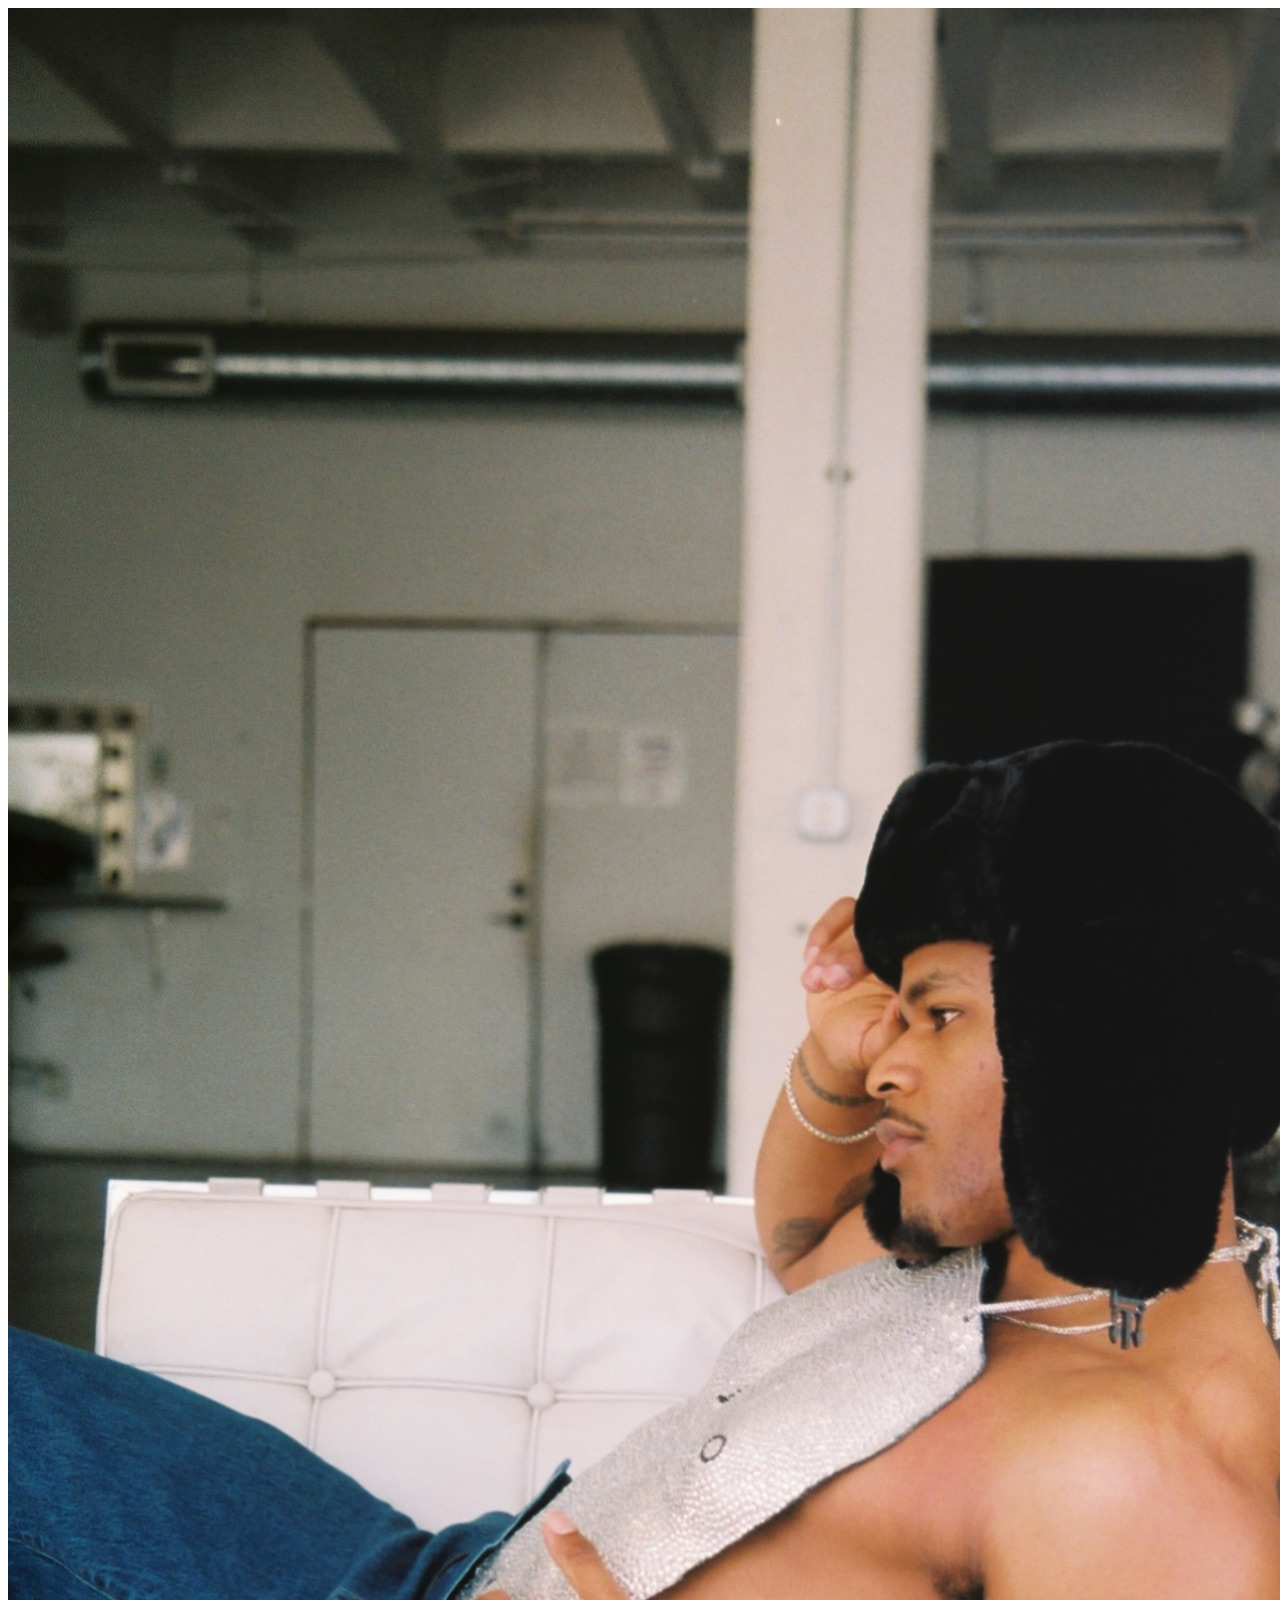
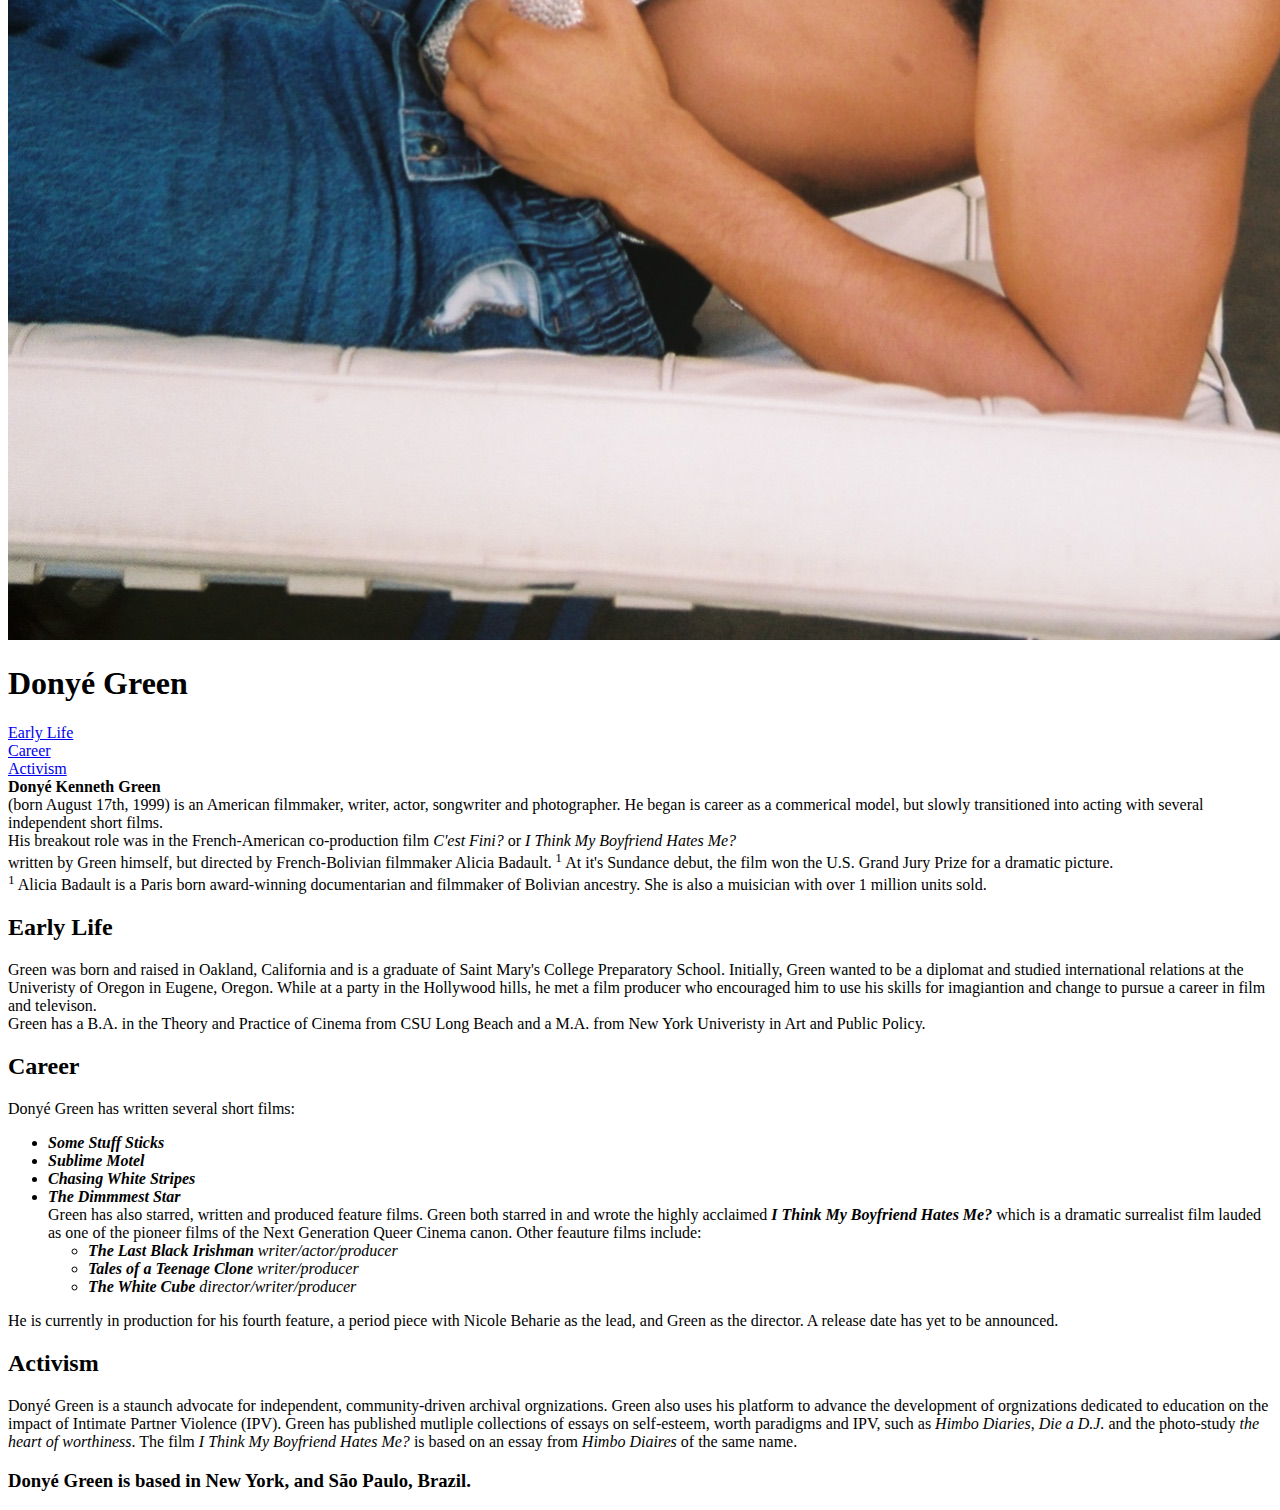
<file: assignments/index.html>
<!Doctype html>
<head>
    <title>Donyé Green</title> 
<img src="diamond.jpeg"> 
</head>
<body>
    <h1><strong> Donyé Green</strong></h1>
   <div>
    <a href="#Early Life">Early Life</a>
   </div> <div>
    <a href="#Career">Career</a>
   </div> <div>
    <a href="#Activism">Activism</a>
   </div> <div> 
   <b> Donyé Kenneth Green 
    </div>
    </b> (born August 17th, 1999) is an American filmmaker, writer, actor, songwriter and photographer. 
    He began is career as a commerical model, but slowly transitioned into acting with several independent short films.
     <div> His breakout role was in the French-American co-production film <em> C'est Fini?</em> or <em> I Think My Boyfriend Hates Me?</em> </div> written by Green himself, but directed by French-Bolivian filmmaker Alicia Badault.<sup> 1 </sup> 
     At it's Sundance debut, the film won the U.S. Grand Jury Prize for a dramatic picture. <div>
        <sup>1</sup> Alicia Badault is a Paris born award-winning documentarian and filmmaker of Bolivian ancestry. She is also a muisician with over 1 million units sold.
     </div>
     <section> <h2> Early Life</h2> </section>
     Green was born and raised in Oakland, California and is a graduate of Saint Mary's College Preparatory School. Initially, Green wanted to be a diplomat and studied international relations
     at the Univeristy of Oregon in Eugene, Oregon. While at a party in the Hollywood hills, he met a film producer who encouraged him to use his skills for imagiantion and change to 
     pursue a career in film  and televison. <div> Green has a B.A. in the Theory and Practice of Cinema from CSU Long Beach and a M.A. from New York Univeristy in Art and Public Policy.

     </div> <div>
     </div>
     <section> <h2>Career</h2> </section>
     Donyé Green has written several short films:
     <ul>
        <li> <b><em> Some Stuff Sticks</em></b></li>
        <li><b><em> Sublime Motel</em></b></li>
        <li><b><em> Chasing White Stripes</em></b></li>
        <li><b><em> The Dimmmest Star</em></b></li>
        Green has also starred, written and produced feature films. Green both starred in and wrote the highly acclaimed <b><em> I Think My Boyfriend Hates Me?</em></b>
        which is a dramatic surrealist film lauded as one of the pioneer films of the Next Generation Queer Cinema canon. Other feauture films include:
        <ul>
        <li><b><em> The Last Black Irishman</em></b><em> writer/actor/producer</em></li>
        <li><b><em> Tales of a Teenage Clone</em></b><em> writer/producer</em> </li>
        <li><b><em> The White Cube</em></b><em> director/writer/producer</em> </li>
        </ul>
     </ul>
    He is currently in production for his fourth feature, a period piece with Nicole Beharie as the lead, and Green as the director. A release date has yet to be announced.
    <section> <h2> Activism</h2></section>
    Donyé Green is a staunch advocate for independent, community-driven archival orgnizations. Green also uses his platform to advance the development of orgnizations dedicated to education on the impact of Intimate Partner Violence (IPV).
    Green has published mutliple collections of essays on self-esteem, worth paradigms and IPV, such as <em> Himbo Diaries</em>, <em> Die a D.J.</em> and the photo-study <em> the heart of worthiness</em>. 
    The film <em> I Think My Boyfriend Hates Me?</em> is based on an essay from <em> Himbo Diaires</em> of the same name.
    <section> <h3> Donyé Green is based in New York, and São Paulo, Brazil.</h3></section>
</body>
</file>
